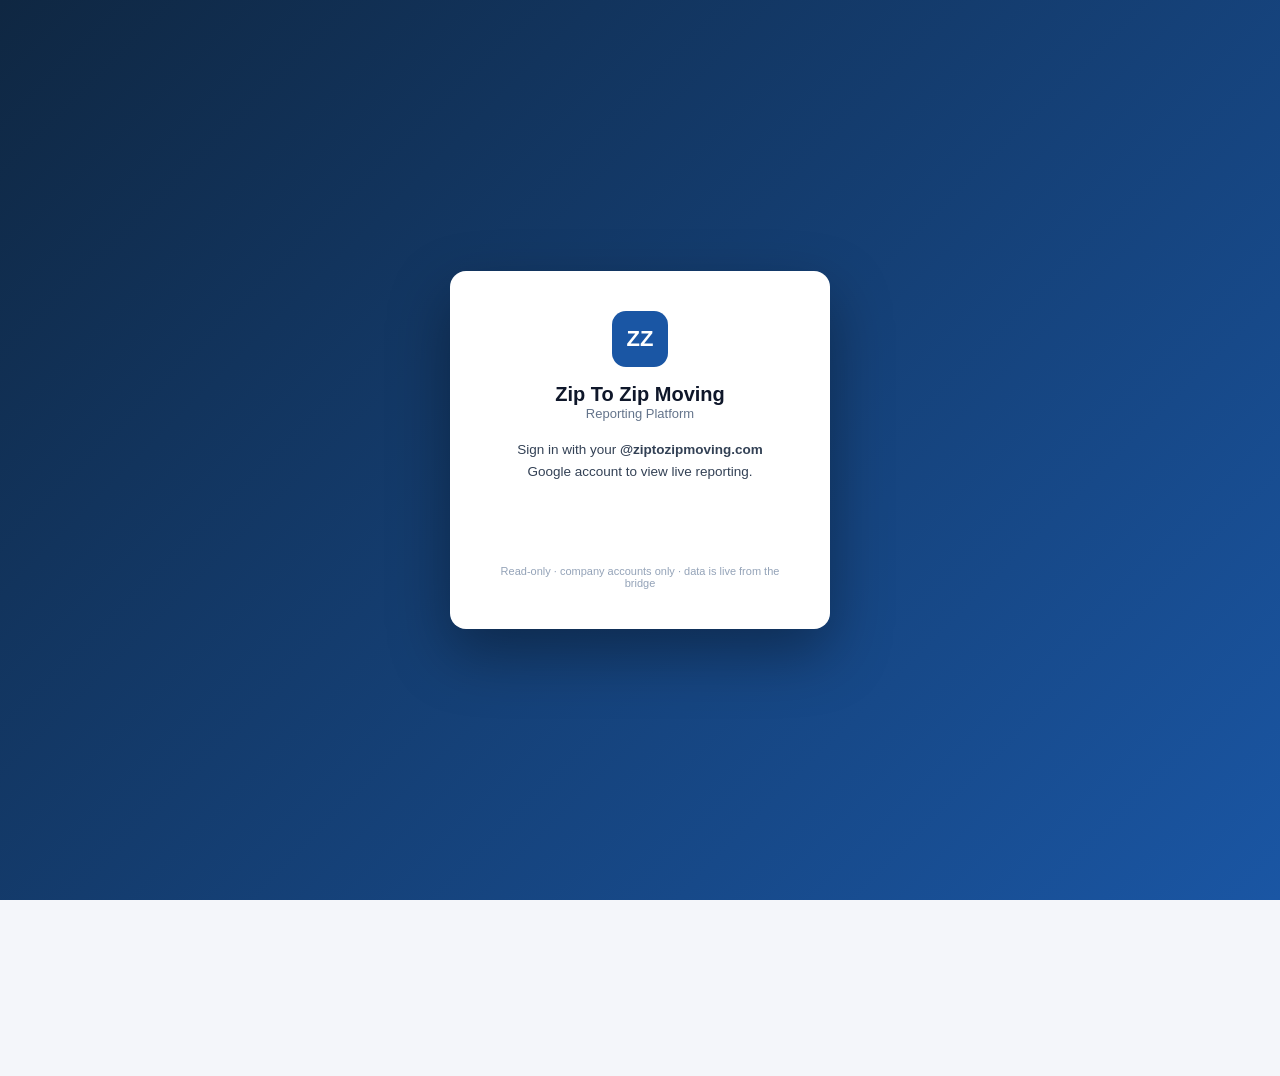
<file: index.html>
<!doctype html>
<html lang="en">
<head>
<meta charset="utf-8"/>
<meta name="viewport" content="width=device-width,initial-scale=1"/>
<title>Zip To Zip Moving — Reporting Platform</title>
<link rel="icon" href="data:image/svg+xml,%3Csvg xmlns='http://www.w3.org/2000/svg' viewBox='0 0 32 32'%3E%3Crect width='32' height='32' rx='6' fill='%231a56a4'/%3E%3Ctext x='16' y='22' font-size='15' font-family='Arial,sans-serif' font-weight='bold' fill='white' text-anchor='middle'%3EZZ%3C/text%3E%3C/svg%3E"/>
<link rel="stylesheet" href="assets/theme.css"/>
</head>
<body>
<div class="app">
  <aside class="sidebar">
    <div class="brand">
      <div class="logo">
        <div class="mark">ZZ</div>
        <div>
          <div class="name" id="bName">Zip To Zip Moving</div>
          <div class="product" id="bProduct">Reporting Platform</div>
        </div>
      </div>
    </div>
    <nav class="nav" id="nav"></nav>
    <div class="sidebar-foot" id="foot"></div>
  </aside>

  <div class="main">
    <header class="topbar">
      <div>
        <div class="tt" id="tt">Executive Overview</div>
        <div class="ts" id="ts"></div>
      </div>
      <div class="spacer"></div>
      <span id="livectl"></span>
      <span id="badge"></span>
    </header>
    <div id="filterbar"></div>
    <div class="content" id="content">
      <section class="view active" id="view-overview"></section>
      <section class="view" id="view-operations"></section>
      <section class="view" id="view-sources"></section>
    </div>
  </div>
</div>

<!-- ===== Data layer (generated / connected) ===== -->
<script src="data/sources.js"></script>
<script src="data/summary.js"></script>
<script src="data/bookings.js"></script>
<!-- ===== Configuration registry ===== -->
<script src="assets/config.js"></script>
<!-- ===== Live data layer (Google OAuth — active when published to https) ===== -->
<script src="https://accounts.google.com/gsi/client" async defer></script>
<!-- ===== Live BRIDGE: company sign-in gate + read-only data client ===== -->
<script src="assets/bridge.js"></script>
<script src="assets/live-config.js"></script>
<script src="assets/live-data.js"></script>
<!-- ===== Shell ===== -->
<script>
(function(){
  "use strict";
  var CFG=window.ZTZ_CONFIG, D=window.ZTZ_DATA||{};
  var B=D.bookings||[], M=D.bookingsMeta||{}, S=D.summary||{}, SRC=D.sources||[];
  var $=function(s,r){return (r||document).querySelector(s)};
  var el=function(t,c,h){var e=document.createElement(t);if(c)e.className=c;if(h!=null)e.innerHTML=h;return e};
  var nf=new Intl.NumberFormat('en-US');
  function num(n){return nf.format(Math.round(n||0))}
  function money(n){return '$'+nf.format(Math.round(n||0))}
  function moneyK(n){n=n||0;return n>=1000?'$'+(n/1000).toFixed(n>=100000?0:1)+'K':'$'+Math.round(n)}
  function pct(n){return (Math.round((n||0)*10)/10)+'%'}
  function cap(s){return (s||'').charAt(0).toUpperCase()+(s||'').slice(1)}
  function store(k,v){try{if(v===undefined)return localStorage.getItem('ztz_'+k);localStorage.setItem('ztz_'+k,v)}catch(e){return null}}

  /* ---------- chart helpers ---------- */
  function bars(items,opts){opts=opts||{};var max=Math.max.apply(null,items.map(function(x){return x[1]}).concat([1]));
    var cls=opts.cls||'';var fmt=opts.fmt||num;
    return '<div class="bars">'+items.map(function(x){
      var w=Math.max(2,Math.round(100*x[1]/max));
      return '<div class="bar '+cls+'"><div class="bn" title="'+x[0]+'">'+x[0]+'</div>'+
        '<div class="bt"><div class="bf" style="width:'+w+'%"></div></div>'+
        '<div class="bv">'+fmt(x[1])+'</div></div>';
    }).join('')+'</div>';}

  function colChart(byDay,key,color){
    var days=Object.keys(byDay);var vals=days.map(function(d){return byDay[d][key]||0});
    var max=Math.max.apply(null,vals.concat([1]));
    var W=Math.max(420,days.length*64),H=150,pad=24,bw=Math.min(40,(W-pad*2)/days.length-12);
    var x0=pad,gap=(W-pad*2)/days.length;
    var bars=days.map(function(d,i){
      var v=byDay[d][key]||0;var h=Math.round((H-pad-18)*v/max);
      var x=x0+i*gap+(gap-bw)/2;var y=H-18-h;
      var lab=d.slice(5);
      return '<g><rect x="'+x+'" y="'+y+'" width="'+bw+'" height="'+h+'" rx="4" fill="'+color+'"></rect>'+
        '<text x="'+(x+bw/2)+'" y="'+(H-5)+'" text-anchor="middle" font-size="10" fill="#64748b">'+lab+'</text>'+
        '<text x="'+(x+bw/2)+'" y="'+(y-4)+'" text-anchor="middle" font-size="9.5" fill="#0f172a" font-weight="600">'+(key==='cash'?moneyK(v):num(v))+'</text></g>';
    }).join('');
    return '<svg viewBox="0 0 '+W+' '+H+'" width="100%" height="'+H+'" preserveAspectRatio="xMinYMid meet">'+bars+'</svg>';
  }

  function donut(items,colors){
    var total=items.reduce(function(a,x){return a+x[1]},0)||1;var off=0,R=52,C=2*Math.PI*R;
    var segs=items.map(function(x,i){
      var frac=x[1]/total;var dash=frac*C;
      var s='<circle r="'+R+'" cx="70" cy="70" fill="none" stroke="'+colors[i%colors.length]+'" stroke-width="20" '+
        'stroke-dasharray="'+dash+' '+(C-dash)+'" stroke-dashoffset="'+(-off)+'" transform="rotate(-90 70 70)"></circle>';
      off+=dash;return s;}).join('');
    var leg='<div class="legend">'+items.map(function(x,i){
      return '<div class="li"><span class="sw" style="background:'+colors[i%colors.length]+'"></span>'+
        '<span class="ln">'+x[0]+'</span><span class="lv">'+num(x[1])+' · '+pct(100*x[1]/total)+'</span></div>';
    }).join('')+'</div>';
    return '<div style="display:flex;gap:18px;align-items:center;flex-wrap:wrap">'+
      '<svg viewBox="0 0 140 140" width="140" height="140">'+segs+
      '<text x="70" y="66" text-anchor="middle" font-size="22" font-weight="700" fill="#0f172a">'+num(total)+'</text>'+
      '<text x="70" y="84" text-anchor="middle" font-size="10" fill="#64748b">jobs</text></svg>'+
      '<div style="flex:1;min-width:180px">'+leg+'</div></div>';
  }
  var PAL=['#1a56a4','#16a34a','#d97706','#7c3aed','#0891b2','#db2777','#dc2626','#65a30d','#0ea5e9','#9333ea','#475569','#f59e0b'];

  /* ---------- KPI helpers ---------- */
  function kpi(label,val,sub,cls){return '<div class="kpi '+(cls||'')+'"><div class="kl">'+label+'</div>'+
    '<div class="kv">'+val+'</div>'+(sub?'<div class="ks">'+sub+'</div>':'')+'</div>';}
  function secH(t,sub){return '<div class="sec-h"><h2>'+t+'</h2>'+(sub?'<span class="sub">'+sub+'</span>':'')+'<span class="ln"></span></div>';}
  function linkTo(id,txt){return '<button class="linkbtn" data-go="'+id+'">'+(txt||'Open')+' →</button>';}

  /* ====================================================================
     EXECUTIVE OVERVIEW
     ==================================================================== */
  function renderOverview(){
    var v=$('#view-overview');
    var topSrc=Object.keys(M.by_source||{}).slice(0,7).map(function(k){return [k,M.by_source[k]]});
    var leadsTotal=(S.leads&&S.leads.total_leads)||0;
    var q=S.quality||{},c=S.calls||{},co=S.comms||{},le=S.leads||{};
    var html='';
    // Live booked-jobs band
    html+=secH('Live — Booked Jobs','from Booked Jobs calendar + #booking (Slack) · move dates '+(M.window_start||'')+' → '+(M.window_end||''));
    html+='<div class="kpis">'+
      kpi('Booked Jobs',num(M.jobs),'in current window','k-teal')+
      kpi('Pipeline Revenue',moneyK(M.cash_total),'cash · '+moneyK(M.card_total)+' card','k-green')+
      kpi('Total Volume',num(M.cf_total)+' CF','avg '+num(M.avg_cf)+' CF / job','')+
      kpi('Today',num(M.today_jobs)+' jobs',moneyK(M.today_cash)+' · '+num(M.today_cf)+' CF','k-purple')+
      '</div>';
    html+='<div class="grid g-12" style="margin-top:16px">'+
      '<div class="card"><div class="card-h"><h3>Booked revenue by day (cash)</h3>'+linkTo('operations','Operations')+'</div>'+
        colChart(M.by_day||{},'cash','#16a34a')+'</div>'+
      '<div class="card"><h3>Booked jobs by source</h3><p class="hint">where confirmed business comes from</p>'+
        bars(topSrc,{cls:'alt'})+'</div>'+
      '</div>';
    // Sales & leads snapshot
    html+=secH('Sales & Leads','snapshot from analytical modules');
    html+='<div class="kpis">'+
      kpi('Total Leads',num(leadsTotal),le.leads_window||'','')+
      kpi('CRM Records',num(le.crm_records),le.crm_window||'','')+
      kpi('Calls Handled',num(c.total),pct(c.connect_rate_pct)+' connected · '+c.window,'k-teal')+
      kpi('Bad-Lead Share',pct(q.bad_share_pct),num(q.bad_leads)+' bad leads · '+q.bad_window,'k-amber')+
      '</div>';
    html+='<div class="grid g-2" style="margin-top:16px">'+
      '<div class="card"><div class="card-h"><h3>Why leads go bad</h3>'+linkTo('bad-leads','Bad-Lead Intel')+'</div>'+
        bars(Object.keys(q.reasons||{}).map(function(k){return [k,q.reasons[k]]}),{cls:'warn'})+'</div>'+
      '<div class="card"><div class="card-h"><h3>Communication coverage</h3>'+linkTo('communication','Communication')+'</div>'+
        '<div class="kpis" style="grid-template-columns:repeat(2,1fr);gap:10px">'+
          kpi('Never Emailed',num(co.never_emailed),'of '+num(co.crm_records)+' records','k-red')+
          kpi('Avg Response',co.avg_response_h+'h','first outbound reply','')+
          kpi('Confirmed at Risk',num(co.confirmed_at_risk),'no reply on booking','k-amber')+
          kpi('Quotes — No Follow-Up',num(co.quotes_no_followup),'open revenue at risk','k-amber')+
        '</div></div>'+
      '</div>';
    html+='<div class="note" style="margin-top:18px">Booked-jobs metrics are <b>live</b> from the calendar and refresh automatically. '+
      'The headline lead, call and quality figures shown here are the last published snapshot; the modules themselves '+
      '(Lead Distribution, MVD Analysis, Bad-Lead Intelligence) now read <b>live</b> from the bridge — open one for the current, filterable view.</div>';
    v.innerHTML=html;
  }

  /* ====================================================================
     OPERATIONS · BOOKED JOBS  (live, filterable)
     ==================================================================== */
  var opsState={rep:store('ops_rep')||'All',source:store('ops_source')||'All',day:'All'};
  function opsReps(){var s={};B.forEach(function(r){s[r.rep]=1});return Object.keys(s).sort();}
  function opsSources(){var s={};B.forEach(function(r){s[r.source]=1});return Object.keys(s).sort();}
  function opsDays(){return Object.keys(M.by_day||{});}
  function opsFiltered(){return B.filter(function(r){
    return (opsState.rep==='All'||r.rep===opsState.rep)&&
           (opsState.source==='All'||r.source===opsState.source)&&
           (opsState.day==='All'||r.date===opsState.day);});}

  function renderOpsFilterbar(){
    var fb=$('#filterbar');
    function opt(arr,sel){return ['All'].concat(arr).map(function(o){return '<option'+(o===sel?' selected':'')+'>'+o+'</option>'}).join('')}
    fb.innerHTML='<span class="fl">Filter</span>'+
      '<select class="ctrl" id="opsRep"><option value="All">All reps</option>'+opsReps().map(function(o){return '<option'+(o===opsState.rep?' selected':'')+'>'+o+'</option>'}).join('')+'</select>'+
      '<select class="ctrl" id="opsSource"><option value="All">All sources</option>'+opsSources().map(function(o){return '<option'+(o===opsState.source?' selected':'')+'>'+o+'</option>'}).join('')+'</select>'+
      '<select class="ctrl" id="opsDay"><option value="All">All days</option>'+opsDays().map(function(o){return '<option'+(o===opsState.day?' selected':'')+'>'+o+'</option>'}).join('')+'</select>'+
      '<button class="chip ghost" id="opsReset">Reset</button>'+
      '<span class="spacer" style="flex:1"></span>'+
      '<span class="src-tag">🔌 Booked Jobs calendar + Slack · live</span>';
    $('#opsRep').onchange=function(){opsState.rep=this.value;store('ops_rep',this.value);renderOperations(true)};
    $('#opsSource').onchange=function(){opsState.source=this.value;store('ops_source',this.value);renderOperations(true)};
    $('#opsDay').onchange=function(){opsState.day=this.value;renderOperations(true)};
    $('#opsReset').onclick=function(){opsState={rep:'All',source:'All',day:'All'};store('ops_rep','All');store('ops_source','All');renderOperations(true)};
  }

  function renderOperations(keepBar){
    if(!keepBar) renderOpsFilterbar();
    var rows=opsFiltered();
    var cash=0,card=0,cf=0,inter=0;
    rows.forEach(function(r){cash+=r.cash_total||0;card+=r.card_total||0;cf+=r.cf||0;if(r.interstate)inter++;});
    var n=rows.length||1;
    // group helpers on filtered set
    function grp(key){var m={};rows.forEach(function(r){var k=r[key]||'—';m[k]=(m[k]||0)+1});
      return Object.keys(m).map(function(k){return [k,m[k]]}).sort(function(a,b){return b[1]-a[1]});}
    function grpRev(key){var m={};rows.forEach(function(r){var k=r[key]||'—';m[k]=(m[k]||0)+(r.cash_total||0)});
      return Object.keys(m).map(function(k){return [k,m[k]]}).sort(function(a,b){return b[1]-a[1]});}
    var byDayF={};rows.forEach(function(r){var b=byDayF[r.date]||(byDayF[r.date]={jobs:0,cf:0,cash:0,card:0});b.jobs++;b.cf+=r.cf||0;b.cash+=r.cash_total||0;});

    var v=$('#view-operations');var html='';
    html+='<div class="kpis">'+
      kpi('Jobs',num(rows.length),(opsState.day==='All'?'across '+opsDays().length+' days':opsState.day),'k-teal')+
      kpi('Booked Revenue',moneyK(cash),'cash · '+moneyK(card)+' card','k-green')+
      kpi('Avg Job Value',money(cash/n),'cash basis','')+
      kpi('Volume',num(cf)+' CF','avg '+num(cf/n)+' CF / job','k-purple')+
      kpi('Interstate',pct(100*inter/n),inter+' of '+rows.length+' moves','k-amber')+
      '</div>';
    html+='<div class="grid g-12" style="margin-top:16px">'+
      '<div class="card"><h3>Booked revenue by day (cash)</h3><p class="hint">confirmed move value scheduled per day</p>'+
        colChart(byDayF,'cash','#1a56a4')+'</div>'+
      '<div class="card"><h3>Source mix</h3><p class="hint">filtered booked jobs</p>'+donut(grp('source').slice(0,7),PAL)+'</div>'+
      '</div>';
    html+='<div class="grid g-2" style="margin-top:16px">'+
      '<div class="card"><h3>Top routes</h3><p class="hint">origin → destination state</p>'+bars(grp('route').slice(0,8))+'</div>'+
      '<div class="card"><h3>Revenue by sales rep</h3><p class="hint">cash basis, filtered</p>'+bars(grpRev('rep').slice(0,10),{cls:'alt',fmt:moneyK})+'</div>'+
      '</div>';
    // table
    var trows=rows.slice(0,80).map(function(r){
      var st=(r.status==='confirmed')?'<span class="pill g">confirmed</span>':'<span class="pill">'+(r.status||'—')+'</span>';
      return '<tr><td>'+r.date+(r.time?' <span class="muted">'+r.time+'</span>':'')+'</td>'+
        '<td>'+(r.customer||'—')+'</td>'+
        '<td><span class="pill'+(r.interstate?' a':'')+'">'+r.route+'</span></td>'+
        '<td>'+r.rep+'</td><td>'+r.source+'</td>'+
        '<td class="num">'+(r.cf?num(r.cf):'—')+'</td>'+
        '<td class="num">'+(r.crew?r.crew:'—')+'</td>'+
        '<td class="num">'+(r.cash_total?money(r.cash_total):'—')+'</td>'+
        '<td>'+st+'</td></tr>';
    }).join('');
    html+='<div class="card" style="margin-top:16px"><div class="card-h"><h3>Booked jobs</h3>'+
      '<span class="src-tag">showing '+Math.min(80,rows.length)+' of '+rows.length+'</span></div>'+
      '<div class="tbl-wrap"><table class="tbl"><thead><tr>'+
      '<th>Date</th><th>Customer</th><th>Route</th><th>Sales Rep</th><th>Source</th><th class="num">CF</th><th class="num">Crew</th><th class="num">Cash Total</th><th>Status</th>'+
      '</tr></thead><tbody>'+(trows||'<tr><td colspan="9" class="muted">No jobs match the filters.</td></tr>')+'</tbody></table></div></div>';
    v.innerHTML=html;
  }

  /* ====================================================================
     DATA SOURCES
     ==================================================================== */
  function renderSources(){
    var v=$('#view-sources');
    var pillFor={connected:'<span class="pill g">connected</span>',live:'<span class="pill g">live</span>',available:'<span class="pill a">available</span>'};
    var rows=SRC.map(function(s){
      return '<tr><td><b>'+s.name+'</b></td><td>'+s.type+'</td><td>'+s.system+'</td>'+
        '<td>'+(s.feeds||[]).join(', ')+'</td><td><span class="muted">'+s.grain+'</span></td>'+
        '<td>'+(pillFor[s.status]||s.status)+'</td></tr>';
    }).join('');
    v.innerHTML=secH('Connected Data Sources','everything feeding the platform')+
      '<div class="card"><div class="tbl-wrap"><table class="tbl"><thead><tr>'+
      '<th>Source</th><th>Type</th><th>System</th><th>Feeds</th><th>Grain</th><th>Status</th></tr></thead><tbody>'+
      rows+'</tbody></table></div></div>'+
      '<div class="grid g-2" style="margin-top:16px">'+
      '<div class="card"><h3>How data flows</h3><p class="hint">live bridge → in-browser transforms → reports</p>'+
        '<div class="bars">'+
        '<div class="bar"><div class="bn">Live bridge API</div><div class="bt"><div class="bf" style="width:90%"></div></div><div class="bv">5</div></div>'+
        '<div class="bar alt"><div class="bn">Google Calendar</div><div class="bt"><div class="bf" style="width:20%"></div></div><div class="bv">1</div></div>'+
        '<div class="bar"><div class="bn">Google Sheet (email)</div><div class="bt"><div class="bf" style="width:20%"></div></div><div class="bv">1</div></div>'+
        '</div>'+
        '<p class="note" style="margin-top:14px">Moveboard, RingCentral (calls/SMS), Hatch &amp; Angi are read <b>live</b> from the centralized bridge API — '+
        'a read-only, company-sign-in-gated endpoint that refreshes ~every 6&nbsp;hours — and transformed in the browser by '+
        '<code>assets/ztz-transforms.js</code>. No spreadsheet copies to re-publish; nothing is cached. '+
        'Booked Jobs is live from Calendar; the Email Tracker remains a Google Sheet.</p></div>'+
      '<div class="card"><h3>Add a new source or report</h3>'+
        '<p class="hint">the platform is built to grow</p>'+
        '<ol class="small" style="color:#475569;line-height:1.7;padding-left:18px;margin:0">'+
        '<li>Add the source to <code>data/sources.js</code>.</li>'+
        '<li>Drop its data into <code>data/&lt;name&gt;.js</code> (or a new <code>modules/&lt;name&gt;.html</code>).</li>'+
        '<li>Register one entry in <code>assets/config.js</code>.</li>'+
        '<li>It appears in the sidebar automatically — no shell changes.</li></ol></div>'+
      '</div>';
  }

  /* ====================================================================
     NAV + ROUTING
     ==================================================================== */
  var iframeViews={};
  var currentId='overview';
  function buildNav(){
    $('#bName').textContent=CFG.brand.name; $('#bProduct').textContent=CFG.brand.product;
    var nav=$('#nav');var groups=[];var seen={};
    CFG.sections.forEach(function(s){if(!seen[s.group]){seen[s.group]=1;groups.push(s.group)}});
    groups.forEach(function(g){
      nav.appendChild(el('div','nav-group',g));
      CFG.sections.filter(function(s){return s.group===g}).forEach(function(s){
        var item=el('div','nav-item');item.dataset.id=s.id;
        item.innerHTML='<span class="ic">'+s.icon+'</span><span class="lbl">'+s.title+'</span>'+(s.live?'<span class="dot" title="live"></span>':'');
        item.onclick=function(){go(s.id)};
        nav.appendChild(item);
        // pre-create iframe containers (lazy src)
        if(s.type==='iframe'){
          var fv=el('div','viewframe');fv.id='frame-'+s.id;
          var ifr=document.createElement('iframe');ifr.dataset.src=s.file;ifr.loading='lazy';ifr.title=s.title;
          fv.appendChild(ifr);$('#content').appendChild(fv);iframeViews[s.id]={wrap:fv,ifr:ifr,loaded:false};
        }
      });
    });
    $('#foot').innerHTML='<div class="rf">Booked-jobs data</div><b>'+( (M.generated||'').replace('T',' ').slice(0,16) )+'</b>';
  }

  function setBadge(s){
    var b=$('#badge');
    if(s.live){b.className='badge live';b.innerHTML='<span class="pulse"></span> Live';}
    else if(s.type==='iframe'){b.className='badge snap';b.innerHTML='Module · '+(s.source||'snapshot');}
    else{b.className='badge snap';b.innerHTML='Snapshot + live';}
  }

  function go(id){
    var s=null;CFG.sections.forEach(function(x){if(x.id===id)s=x});if(!s){id=CFG.sections[0].id;s=CFG.sections[0];}
    currentId=id;
    // nav active
    Array.prototype.forEach.call(document.querySelectorAll('.nav-item'),function(n){n.classList.toggle('active',n.dataset.id===id)});
    // hide all views
    Array.prototype.forEach.call(document.querySelectorAll('.view'),function(x){x.classList.remove('active')});
    Array.prototype.forEach.call(document.querySelectorAll('.viewframe'),function(x){x.classList.remove('active')});
    // filter bar only for operations
    $('#filterbar').style.display=(id==='operations')?'flex':'none';
    // topbar
    $('#tt').textContent=s.title; $('#ts').textContent=s.desc||''; setBadge(s);
    // route
    if(s.type==='native'){
      var nv=$('#view-'+id); if(nv){nv.classList.add('active');}
      if(id==='overview')renderOverview();
      else if(id==='operations')renderOperations(false);
      else if(id==='sources')renderSources();
    } else {
      var iv=iframeViews[id];
      if(iv){ if(!iv.loaded){iv.ifr.src=iv.ifr.dataset.src;iv.loaded=true;} iv.wrap.classList.add('active'); }
    }
    if(location.hash!=='#'+id){history.replaceState(null,'','#'+id);}
    document.title='ZTZ · '+s.title;
  }

  // delegate link buttons inside native views
  document.addEventListener('click',function(e){var t=e.target.closest('[data-go]');if(t){go(t.getAttribute('data-go'));}});

  // Hooks for the live-data layer (OAuth). It swaps in fresh bookings then asks the
  // shell to re-render whatever view is open. Falls back silently to the snapshot.
  window.ZTZ_SHELL={
    setBookings:function(rows,meta){ if(rows&&rows.length){B=rows;M=meta;D.bookings=rows;D.bookingsMeta=meta;} },
    rerender:function(){ if(currentId==='overview')renderOverview(); else if(currentId==='operations')renderOperations(false);
      $('#foot').innerHTML='<div class="rf">Booked-jobs data</div><b>'+((M.generated||'').replace('T',' ').slice(0,16))+'</b>'; },
    current:function(){return currentId;}
  };

  // init
  buildNav();
  var start=(location.hash||'').replace('#','');
  go(start|| 'overview');
  window.addEventListener('hashchange',function(){var id=(location.hash||'').replace('#','');if(id)go(id);});
  if(window.ZTZ_LIVE&&window.ZTZ_LIVE.init){try{window.ZTZ_LIVE.init();}catch(e){}}
})();
</script>
</body>
</html>
</file>
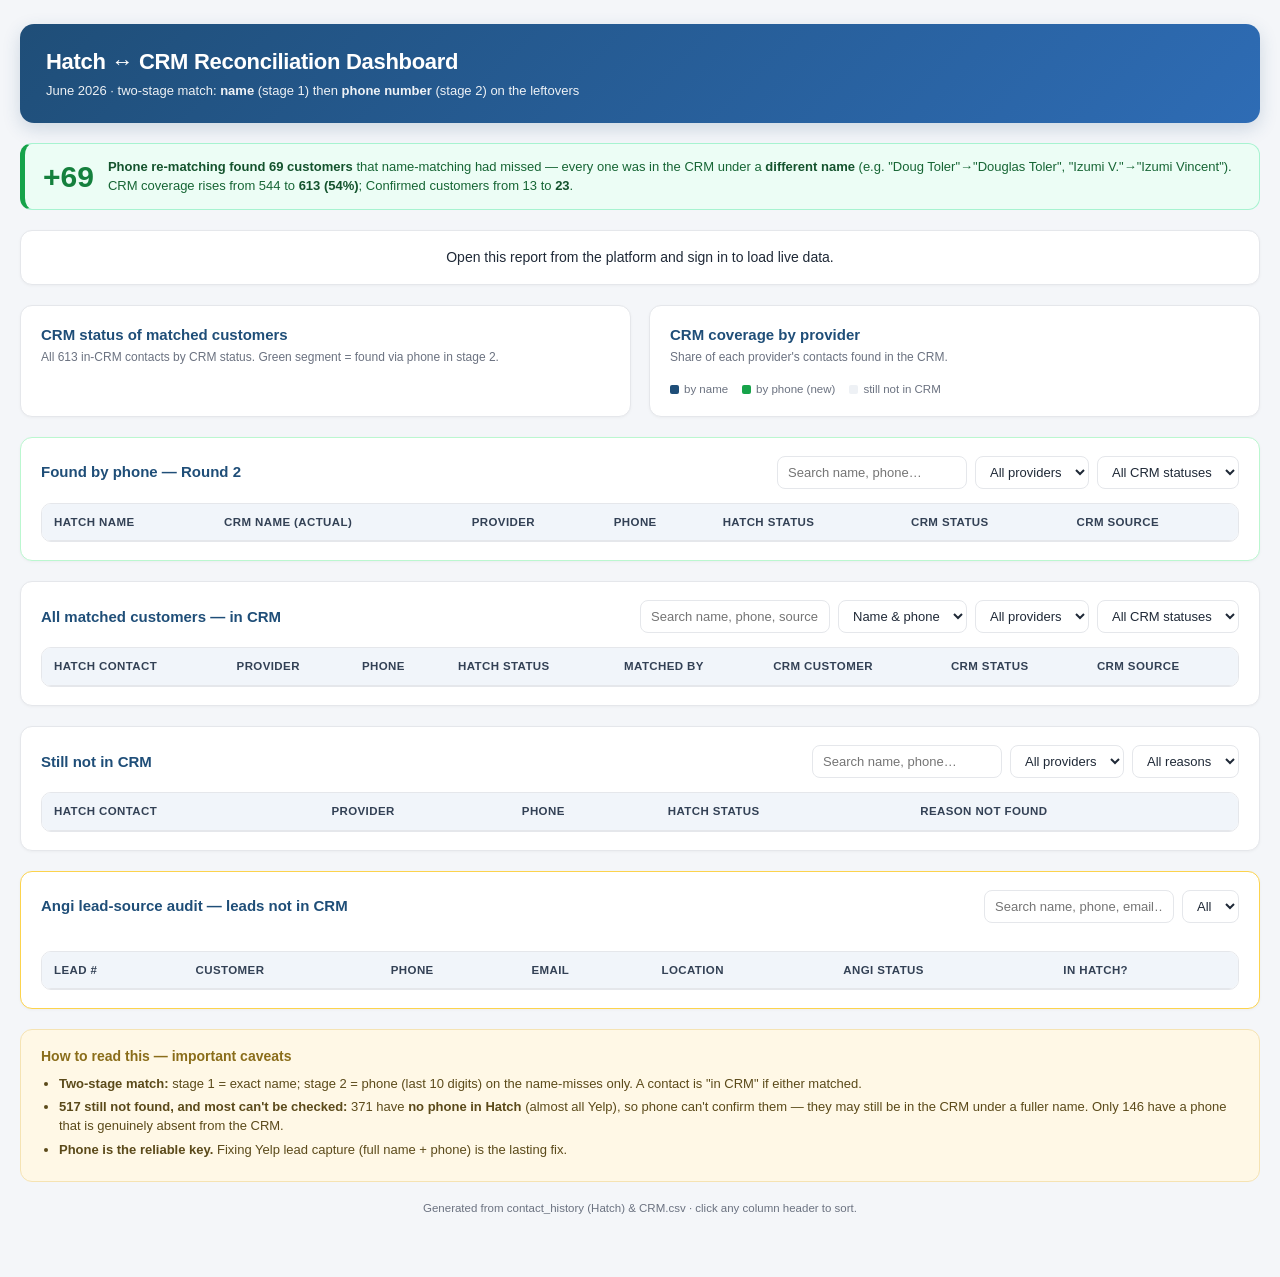
<file: modules/hatch-crm.html>
<!DOCTYPE html>
<html lang="en"><head><meta charset="utf-8"><meta name="viewport" content="width=device-width, initial-scale=1">
<title>Hatch &harr; CRM Dashboard — June 2026</title>
<style>
*{box-sizing:border-box;margin:0;padding:0}
:root{--navy:#1f4e78;--blue:#2e6cb5;--green:#16a34a;--ink:#1f2937;--mut:#6b7280;--line:#e5e7eb;--bg:#f4f6f9;--card:#fff}
body{font-family:-apple-system,BlinkMacSystemFont,"Segoe UI",Roboto,Arial,sans-serif;background:var(--bg);color:var(--ink);font-size:14px;line-height:1.45}
.wrap{max-width:1280px;margin:0 auto;padding:24px 20px 60px}
header{background:linear-gradient(135deg,#1f4e78,#2e6cb5);color:#fff;border-radius:14px;padding:22px 26px;margin-bottom:20px;box-shadow:0 6px 18px rgba(31,78,120,.18)}
header h1{font-size:22px;font-weight:700;letter-spacing:-.3px}
header p{opacity:.92;margin-top:4px;font-size:13px}
.kpis{display:grid;grid-template-columns:repeat(5,1fr);gap:14px;margin-bottom:20px}
.kpi{background:var(--card);border:1px solid var(--line);border-radius:12px;padding:16px 18px;box-shadow:0 1px 3px rgba(0,0,0,.04)}
.kpi.hl{border:1px solid #bbf7d0;background:#f0fdf4}
.kpi .lab{color:var(--mut);font-size:11px;text-transform:uppercase;letter-spacing:.6px;font-weight:600}
.kpi.hl .lab{color:#15803d}
.kpi .val{font-size:28px;font-weight:700;color:var(--navy);margin-top:6px;line-height:1}
.kpi.hl .val{color:#15803d}
.kpi .sub{color:var(--mut);font-size:11px;margin-top:4px}
.banner{display:flex;align-items:center;gap:14px;background:#ecfdf5;border:1px solid #a7f3d0;border-left:5px solid #16a34a;border-radius:12px;padding:14px 18px;margin-bottom:20px}
.banner .big{font-size:30px;font-weight:800;color:#15803d;line-height:1}
.banner .txt{font-size:13px;color:#166534}
.banner .txt b{color:#14532d}
.grid2{display:grid;grid-template-columns:1fr 1fr;gap:18px;margin-bottom:20px}
.card{background:var(--card);border:1px solid var(--line);border-radius:12px;padding:18px 20px;box-shadow:0 1px 3px rgba(0,0,0,.04)}
.card h2{font-size:15px;color:var(--navy);margin-bottom:4px}
.card .hint{color:var(--mut);font-size:12px;margin-bottom:14px}
.bar-row{display:grid;grid-template-columns:128px 1fr 96px;align-items:center;gap:10px;margin:7px 0}
.bar-row .nm{font-size:12.5px;color:#374151;display:flex;align-items:center;gap:7px}
.track{background:#eef1f5;border-radius:6px;height:18px;overflow:hidden;display:flex}
.fill{height:100%}
.bar-row .ct{font-size:12px;color:var(--mut);text-align:right;font-variant-numeric:tabular-nums}
.dot{width:9px;height:9px;border-radius:2px;display:inline-block;flex:none}
.legend{font-size:11.5px;color:#6b7280;margin-top:10px;display:flex;gap:14px;flex-wrap:wrap}
.legend span{display:flex;align-items:center;gap:5px}
section.tbl{background:var(--card);border:1px solid var(--line);border-radius:12px;padding:18px 20px;margin-bottom:20px;box-shadow:0 1px 3px rgba(0,0,0,.04)}
section.tbl.r2{border:1px solid #bbf7d0}
section.tbl .head{display:flex;flex-wrap:wrap;align-items:center;justify-content:space-between;gap:12px;margin-bottom:14px}
section.tbl h2{font-size:15px;color:var(--navy)}
section.tbl h2 span{color:var(--mut);font-weight:500;font-size:12.5px;margin-left:8px}
.tools{display:flex;flex-wrap:wrap;gap:8px}
.tools input,.tools select{font-size:13px;padding:7px 10px;border:1px solid var(--line);border-radius:8px;background:#fff;color:var(--ink)}
.tools input{min-width:170px}
.tbl-scroll{max-height:430px;overflow:auto;border:1px solid var(--line);border-radius:10px}
table{width:100%;border-collapse:collapse}
thead th{position:sticky;top:0;background:#f1f5fa;color:#334155;text-align:left;font-size:11.5px;text-transform:uppercase;letter-spacing:.4px;padding:10px 12px;border-bottom:1px solid var(--line);cursor:pointer;white-space:nowrap;z-index:1}
thead th:hover{background:#e6eef7}
tbody td{padding:9px 12px;border-bottom:1px solid #f1f2f4;font-size:13px;white-space:nowrap}
tbody tr:nth-child(even){background:#fafbfc}
tbody tr:hover{background:#eef5fc}
.badge{display:inline-block;padding:2px 9px;border-radius:999px;font-size:11.5px;font-weight:600;white-space:nowrap}
.b-Confirmed{background:#dcfce7;color:#15803d}.b-Pending{background:#dbeafe;color:#1d4ed8}
.b-NotConfirmed{background:#fef3c7;color:#b45309}.b-DatePending{background:#dbeafe;color:#1d4ed8}
.b-Wearenotavailable{background:#ede9fe;color:#6d28d9}.b-Archive{background:#e2e8f0;color:#475569}
.b-Expired{background:#e7e5e4;color:#57534e}.b-DeadLead{background:#fee2e2;color:#b91c1c}
.b-replied{background:#dcfce7;color:#15803d}.b-noreply{background:#eceff3;color:#64748b}.b-inprogress{background:#dbeafe;color:#1d4ed8}
.m-Name{background:#eceff3;color:#475569}.m-Phone{background:#dcfce7;color:#15803d}
.arrow{color:#9aa3af;margin:0 4px}
.diffName{color:#b45309;font-weight:600}
.prov{font-size:11px;color:#475569;background:#eef2f7;border-radius:5px;padding:1px 7px}
.muted{color:#9aa3af}
.note{background:#fff8e6;border:1px solid #f5e3b3;border-radius:12px;padding:16px 20px;font-size:13px;color:#5b4a1a}
.note h2{color:#8a6d1a;font-size:14px;margin-bottom:8px}.note ul{margin-left:18px}.note li{margin:5px 0}
.foot{color:var(--mut);font-size:11.5px;text-align:center;margin-top:18px}
@media(max-width:900px){.kpis{grid-template-columns:repeat(2,1fr)}.grid2{grid-template-columns:1fr}}
</style></head><body><div class="wrap">
<header><h1>Hatch &harr; CRM Reconciliation Dashboard</h1>
<p>June 2026 &middot; two-stage match: <b>name</b> (stage 1) then <b>phone number</b> (stage 2) on the leftovers</p></header>

<div class="banner"><div class="big">+69</div><div class="txt">
<b>Phone re-matching found 69 customers</b> that name-matching had missed &mdash; every one was in the CRM under a <b>different name</b> (e.g. "Doug Toler"&rarr;"Douglas Toler", "Izumi V."&rarr;"Izumi Vincent"). CRM coverage rises from 544 to <b>613 (54%)</b>; Confirmed customers from 13 to <b>23</b>.</div></div>

<div class="kpis" id="kpis"></div>

<div class="grid2">
  <div class="card"><h2>CRM status of matched customers</h2>
    <div class="hint">All 613 in-CRM contacts by CRM status. Green segment = found via phone in stage 2.</div>
    <div id="crmbars"></div></div>
  <div class="card"><h2>CRM coverage by provider</h2>
    <div class="hint">Share of each provider's contacts found in the CRM.</div>
    <div id="provbars"></div>
    <div class="legend"><span><span class="dot" style="background:#1f4e78"></span>by name</span><span><span class="dot" style="background:#16a34a"></span>by phone (new)</span><span><span class="dot" style="background:#eef1f5"></span>still not in CRM</span></div></div>
</div>

<section class="tbl r2"><div class="head">
  <h2>Found by phone — Round 2 <span id="fcount"></span></h2>
  <div class="tools"><input id="fsearch" placeholder="Search name, phone…"><select id="fprov"><option value="">All providers</option></select><select id="fstat"><option value="">All CRM statuses</option></select></div></div>
  <div class="tbl-scroll"><table id="ftable"><thead><tr>
    <th data-k="name">Hatch Name</th><th data-k="crmName">CRM Name (actual)</th><th data-k="prov">Provider</th>
    <th data-k="phone">Phone</th><th data-k="hatch">Hatch Status</th><th data-k="crm">CRM Status</th><th data-k="src">CRM Source</th>
  </tr></thead><tbody></tbody></table></div></section>

<section class="tbl"><div class="head">
  <h2>All matched customers — in CRM <span id="mcount"></span></h2>
  <div class="tools"><input id="msearch" placeholder="Search name, phone, source…"><select id="mby"><option value="">Name &amp; phone</option><option value="Name">By name</option><option value="Phone">By phone</option></select><select id="mprov"><option value="">All providers</option></select><select id="mstat"><option value="">All CRM statuses</option></select></div></div>
  <div class="tbl-scroll"><table id="mtable"><thead><tr>
    <th data-k="name">Hatch Contact</th><th data-k="prov">Provider</th><th data-k="phone">Phone</th><th data-k="hatch">Hatch Status</th>
    <th data-k="by">Matched By</th><th data-k="crmName">CRM Customer</th><th data-k="crm">CRM Status</th><th data-k="src">CRM Source</th>
  </tr></thead><tbody></tbody></table></div></section>

<section class="tbl"><div class="head">
  <h2>Still not in CRM <span id="scount"></span></h2>
  <div class="tools"><input id="ssearch" placeholder="Search name, phone…"><select id="sprov"><option value="">All providers</option></select><select id="sreason"><option value="">All reasons</option></select></div></div>
  <div class="tbl-scroll"><table id="stable"><thead><tr>
    <th data-k="name">Hatch Contact</th><th data-k="prov">Provider</th><th data-k="phone">Phone</th><th data-k="hatch">Hatch Status</th><th data-k="reason">Reason not found</th>
  </tr></thead><tbody></tbody></table></div></section>

<section class="tbl" style="border:1px solid #fcd34d">
  <div class="head"><h2>Angi lead-source audit &mdash; leads not in CRM <span id="acount"></span></h2>
  <div class="tools"><input id="asearch" placeholder="Search name, phone, email…"><select id="ahatch"><option value="">All</option></select></div></div>
  <div id="angistats" style="display:flex;flex-wrap:wrap;gap:10px;margin-bottom:14px"></div>
  <div class="tbl-scroll"><table id="atable"><thead><tr>
    <th data-k="lead">Lead #</th><th data-k="name">Customer</th><th data-k="phone">Phone</th>
    <th data-k="email">Email</th><th data-k="loc">Location</th><th data-k="status">Angi Status</th><th data-k="hatch">In Hatch?</th>
  </tr></thead><tbody></tbody></table></div></section>

<div class="note">
<h2>How to read this &mdash; important caveats</h2><ul>
<li><b>Two-stage match:</b> stage 1 = exact name; stage 2 = phone (last 10 digits) on the name-misses only. A contact is "in CRM" if either matched.</li>
<li><b>517 still not found, and most can't be checked:</b> 371 have <b>no phone in Hatch</b> (almost all Yelp), so phone can't confirm them &mdash; they may still be in the CRM under a fuller name. Only 146 have a phone that is genuinely absent from the CRM.</li>
<li><b>Phone is the reliable key.</b> Fixing Yelp lead capture (full name + phone) is the lasting fix.</li>
</ul></div>
<div class="foot">Generated from contact_history (Hatch) &amp; CRM.csv &middot; click any column header to sort.</div>
</div>
<script src="../assets/ztz-transforms.js"></script>
<script>
let DATA = {matched:[],found:[],still:[],provider:[],crmbd:[],reasons:[],confirmed:0,angi:{total:0,in_crm:0,not_in_crm:0,in_hatch_of_notin:0,neither:0,rows:[]}}; /* live: built from bridge hatch + moveboard + angi_leads */
const CRM_COLORS={'Confirmed':'#22c55e','Pending':'#3b82f6','Not Confirmed':'#f59e0b','Date Pending':'#60a5fa','We are not available':'#8b5cf6','Archive':'#94a3b8','Expired':'#a8a29e','Dead Lead':'#ef4444'};
const cls=s=>'b-'+s.replace(/[^A-Za-z]/g,'');
const esc=s=>(s==null?'':String(s)).replace(/[&<>"]/g,c=>({'&':'&amp;','<':'&lt;','>':'&gt;','"':'&quot;'}[c]));
function renderAll(){
const tot=DATA.matched.length+DATA.still.length;
const inc=DATA.matched.length, byphone=DATA.found.length, byname=inc-byphone;
const kpis=[
 {l:'Hatch contacts',v:tot.toLocaleString(),s:'4 providers'},
 {l:'In CRM (total)',v:inc.toLocaleString(),s:(inc/tot*100).toFixed(0)+'% of contacts'},
 {l:'Found by phone',v:'+'+byphone,s:'new this round',hl:1},
 {l:'Still not in CRM',v:DATA.still.length.toLocaleString(),s:(DATA.still.length/tot*100).toFixed(0)+'% of contacts'},
 {l:'Confirmed',v:DATA.confirmed,s:'was 13 (name only)'},
];
document.getElementById('kpis').innerHTML=kpis.map(k=>`<div class="kpi ${k.hl?'hl':''}"><div class="lab">${k.l}</div><div class="val">${k.v}</div><div class="sub">${k.s}</div></div>`).join('');

(function(){const max=Math.max(...DATA.crmbd.map(x=>x.v));
 document.getElementById('crmbars').innerHTML=DATA.crmbd.map(x=>{
  const w=(x.v/max*100).toFixed(1),phw=x.v?(x.ph/x.v*100*w/100).toFixed(1):0,pct=(x.v/inc*100).toFixed(1);
  return `<div class="bar-row"><div class="nm"><span class="dot" style="background:${CRM_COLORS[x.k]||'#999'}"></span>${x.k}</div>
  <div class="track"><div class="fill" style="width:${w-phw}%;background:${CRM_COLORS[x.k]||'#999'};opacity:.55"></div><div class="fill" style="width:${phw}%;background:#16a34a"></div></div>
  <div class="ct">${x.v} &middot; ${pct}%${x.ph?` <span style="color:#16a34a">(+${x.ph})</span>`:''}</div></div>`;}).join('');})();

(function(){document.getElementById('provbars').innerHTML=DATA.provider.map(p=>{
  const wn=(p.byname/p.contacts*100).toFixed(1),wp=(p.byphone/p.contacts*100).toFixed(1),cov=((p.incrm)/p.contacts*100).toFixed(0);
  return `<div class="bar-row"><div class="nm">${p.prov} <span class="muted">(${p.contacts.toLocaleString()})</span></div>
  <div class="track"><div class="fill" style="width:${wn}%;background:#1f4e78"></div><div class="fill" style="width:${wp}%;background:#16a34a"></div></div>
  <div class="ct">${cov}% in CRM</div></div>`;}).join('');})();

function setup(rows,o){
 const tb=document.querySelector(o.t+' tbody');
 const sel={};o.filters.forEach(f=>{sel[f.id]=document.getElementById(f.id);[...new Set(f.opts?f.opts:rows.map(r=>r[f.key]))].forEach(v=>sel[f.id].add(new Option(v,v)));});
 const search=document.getElementById(o.search),counter=document.getElementById(o.count);
 let sk=null,sd=1;
 function render(){const q=search.value.trim().toLowerCase();
  let f=rows.filter(r=>o.filters.every(fl=>!sel[fl.id].value||r[fl.key]===sel[fl.id].value)&&(!q||o.sk.some(k=>(r[k]||'').toLowerCase().includes(q))));
  if(sk)f.sort((a,b)=>{let x=a[sk]||'',y=b[sk]||'';return String(x).localeCompare(String(y))*sd;});
  counter.textContent='('+f.length.toLocaleString()+(f.length===rows.length?'':' of '+rows.length.toLocaleString())+')';
  tb.innerHTML=f.map(o.row).join('')||`<tr><td colspan="8" class="muted" style="padding:20px;text-align:center">No matches</td></tr>`;}
 document.querySelectorAll(o.t+' thead th').forEach(th=>th.onclick=()=>{const k=th.dataset.k;sd=(sk===k)?-sd:1;sk=k;
  document.querySelectorAll(o.t+' thead th').forEach(t=>t.textContent=t.textContent.replace(/ [▲▼]$/,''));th.textContent+=sd>0?' ▲':' ▼';render();});
 [search,...Object.values(sel)].forEach(el=>el.oninput=render);render();}

setup(DATA.found,{t:'#ftable',search:'fsearch',count:'fcount',sk:['name','crmName','phone','src'],
 filters:[{id:'fprov',key:'prov'},{id:'fstat',key:'crm',opts:['Confirmed','Pending','Not Confirmed','Date Pending','Archive','Expired','Dead Lead']}],
 row:r=>`<tr><td>${esc(r.name)}</td><td><span class="diffName">${esc(r.crmName)}</span></td><td><span class="prov">${esc(r.prov)}</span></td>
 <td>${esc(r.phone)}</td><td><span class="badge ${cls(r.hatch)}">${esc(r.hatch)}</span></td>
 <td><span class="badge ${cls(r.crm)}">${esc(r.crm)}</span></td><td>${esc(r.src)}</td></tr>`});

setup(DATA.matched,{t:'#mtable',search:'msearch',count:'mcount',sk:['name','phone','src','crmName'],
 filters:[{id:'mby',key:'by',opts:['Name','Phone']},{id:'mprov',key:'prov'},{id:'mstat',key:'crm',opts:['Confirmed','Pending','Not Confirmed','Date Pending','We are not available','Archive','Expired','Dead Lead']}],
 row:r=>`<tr><td>${esc(r.name)||'<span class=muted>(blank)</span>'}</td><td><span class="prov">${esc(r.prov)}</span></td>
 <td>${esc(r.phone)||'<span class=muted>&mdash;</span>'}</td><td><span class="badge ${cls(r.hatch)}">${esc(r.hatch)}</span></td>
 <td><span class="badge m-${r.by}">${r.by==='Phone'?'☎ Phone':'Name'}</span></td><td>${esc(r.crmName)}</td>
 <td><span class="badge ${cls(r.crm)}">${esc(r.crm)}</span></td><td>${esc(r.src)}</td></tr>`});

setup(DATA.still,{t:'#stable',search:'ssearch',count:'scount',sk:['name','phone'],
 filters:[{id:'sprov',key:'prov'},{id:'sreason',key:'reason',opts:['No phone in Hatch','Phone not in CRM']}],
 row:r=>`<tr><td>${esc(r.name)||'<span class=muted>(blank)</span>'}</td><td><span class="prov">${esc(r.prov)}</span></td>
 <td>${esc(r.phone)||'<span class=muted>&mdash;</span>'}</td><td><span class="badge ${cls(r.hatch)}">${esc(r.hatch)}</span></td>
 <td>${esc(r.reason)}</td></tr>`});
(function(){const A=DATA.angi;
 document.getElementById('angistats').innerHTML=[['Angi leads',A.total],['In CRM',A.in_crm+' ('+Math.round(A.in_crm/A.total*100)+'%)'],['Not in CRM',A.not_in_crm],['In neither system',A.neither]].map((s,i)=>`<div style="background:${i==3?'#fff7ed':'#f1f5fa'};border:1px solid ${i==3?'#fcd34d':'#e5e7eb'};border-radius:9px;padding:8px 14px"><div style="font-size:11px;color:#6b7280;text-transform:uppercase;letter-spacing:.5px">${s[0]}</div><div style="font-size:18px;font-weight:700;color:${i==3?'#b45309':'#1f4e78'}">${s[1]}</div></div>`).join('');
 const rows=A.rows.map(r=>Object.assign({},r,{hflag:r.neither?'In neither':'In Hatch'}));
 setup(rows,{t:'#atable',search:'asearch',count:'acount',sk:['name','phone','email','lead'],
  filters:[{id:'ahatch',key:'hflag',opts:['In Hatch','In neither']}],
  row:r=>`<tr style="${r.neither?'background:#fff7ed':''}"><td>${esc(r.lead)}</td><td style="${r.neither?'color:#b45309;font-weight:600':''}">${esc(r.name)}</td><td>${esc(r.phone)}</td><td>${esc(r.email)}</td><td>${esc(r.loc)}</td><td>${esc(r.status)}</td><td>${r.neither?'<span class="badge" style="background:#fed7aa;color:#b45309">In neither</span>':'<span class="badge b-replied">'+esc(r.hatch)+'</span>'}</td></tr>`});
})();
}
/* ====== LIVE: reconcile hatch + moveboard + angi_leads from the bridge ====== */
(function(){
  var bridge=(window.parent&&window.parent.ZTZ_BRIDGE)||window.ZTZ_BRIDGE;
  function note(t){var k=document.getElementById('kpis'); if(k) k.innerHTML='<div class="kpi" style="grid-column:1/-1;text-align:center">'+t+'</div>';}
  if(typeof ZTZ==='undefined'){ note('Data transforms not loaded.'); return; }
  if(!bridge){ note('Open this report from the platform and sign in to load live data.'); return; }
  function run(){
    note('Loading live data from the bridge\u2026');
    var SINCE=new Date(Date.now()-372*864e5).toISOString().slice(0,10); // ~12 months so older CRM matches aren't missed
    Promise.all([
      bridge.get('hatch',{limit:50000}),
      bridge.get('moveboard',{since:SINCE,since_col:'Create Date',limit:80000}),
      bridge.get('angi_leads',{since:SINCE,since_col:'Lead Date',limit:60000}),
      bridge.get('sales_translator',{limit:2000}),
      bridge.get('source_correction',{limit:2000}),
      bridge.get('status_translator',{limit:2000})
    ]).then(function(res){
      ZTZ.setTranslators({sales:(res[3]&&res[3].rows)||[],source:(res[4]&&res[4].rows)||[],status:(res[5]&&res[5].rows)||[]});
      DATA=ZTZ.buildHatchRecon(res[0].rows||[], res[1].rows||[], res[2].rows||[]);
      renderAll();
      if(res[1].truncated||res[2].truncated){var h=document.querySelector('header p'); if(h) h.innerHTML+=' \u00b7 \u26a0 partial CRM/Angi window (row cap)';}
    }).catch(function(err){ note('Could not load live data: '+((err&&err.message)||err)); });
  }
  bridge.onReady?bridge.onReady(run):run();
})();
</script></body></html>
</file>
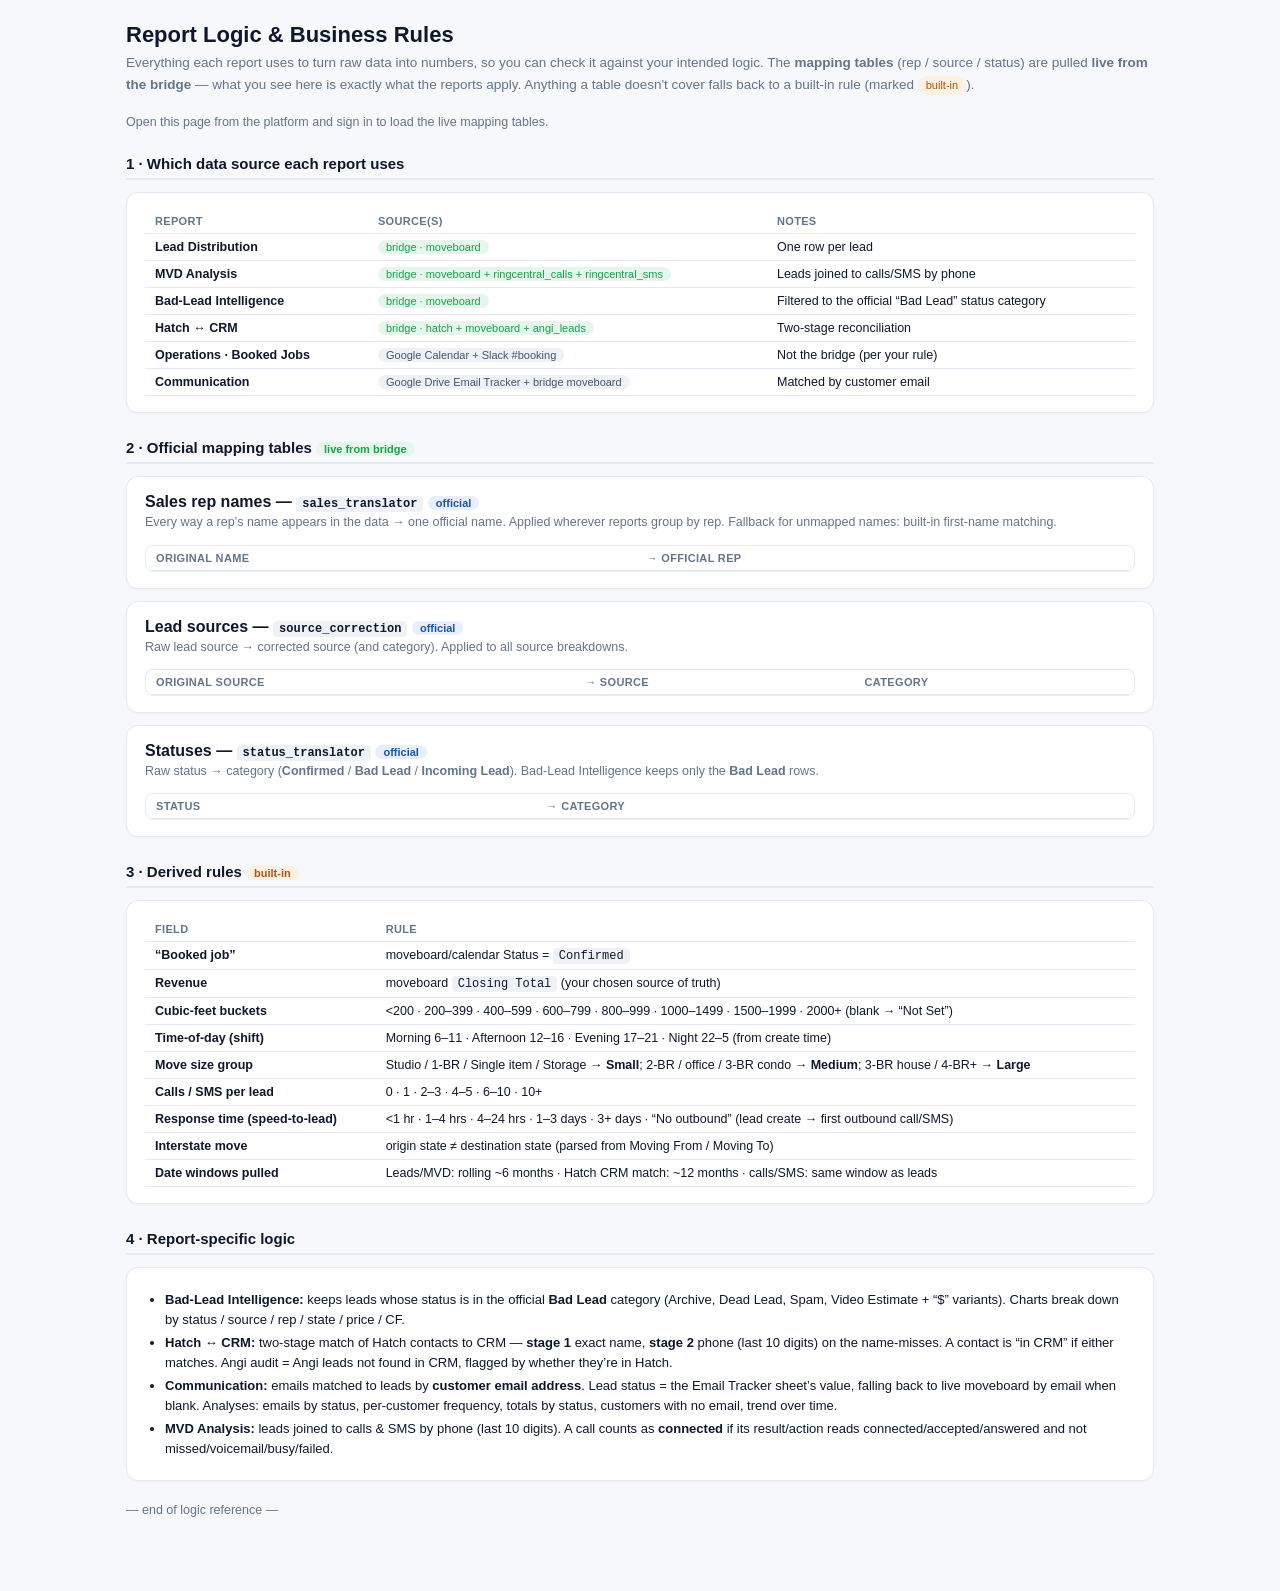
<file: modules/logic.html>
<!doctype html>
<html lang="en"><head>
<meta charset="utf-8"/>
<meta name="viewport" content="width=device-width,initial-scale=1"/>
<title>Report Logic & Business Rules</title>
<style>
  :root{--ink:#0f172a;--mut:#64748b;--line:#e5e9f0;--bg:#f6f8fb;--accent:#1a56a4;--good:#16a34a;--warn:#b45309}
  *{box-sizing:border-box}
  body{margin:0;font-family:-apple-system,BlinkMacSystemFont,'Segoe UI',Roboto,sans-serif;color:var(--ink);background:var(--bg)}
  .wrap{max-width:1080px;margin:0 auto;padding:22px 26px 60px}
  h1{font-size:22px;margin:0 0 4px}
  .lead{color:var(--mut);font-size:13.5px;margin:0 0 20px;line-height:1.6}
  h2{font-size:15px;margin:26px 0 10px;padding-bottom:6px;border-bottom:2px solid var(--line)}
  .card{background:#fff;border:1px solid var(--line);border-radius:12px;padding:16px 18px;margin:12px 0;box-shadow:0 1px 2px rgba(15,23,42,.04)}
  .hint{color:var(--mut);font-size:12.5px;margin:2px 0 12px;line-height:1.55}
  table{border-collapse:collapse;width:100%;font-size:12.5px}
  th,td{text-align:left;padding:6px 10px;border-bottom:1px solid var(--line);vertical-align:top}
  th{color:var(--mut);font-weight:600;font-size:11px;text-transform:uppercase;letter-spacing:.03em}
  code{background:#eef2f7;border-radius:4px;padding:1px 6px;font-size:12px}
  .tag{display:inline-block;font-size:11px;padding:1px 8px;border-radius:20px;background:#eef2f7;color:#475569}
  .tag.live{background:#e7f6ec;color:var(--good)} .tag.official{background:#e8eefb;color:var(--accent)} .tag.builtin{background:#fdf1e3;color:var(--warn)}
  .scroll{max-height:340px;overflow:auto;border:1px solid var(--line);border-radius:8px}
  ul{margin:6px 0;padding-left:20px} li{margin:4px 0;font-size:13px;line-height:1.5}
  .k{font-weight:600}
  .status{font-size:12.5px;color:var(--mut)}
</style></head>
<body><div class="wrap">
<h1>Report Logic &amp; Business Rules</h1>
<p class="lead">Everything each report uses to turn raw data into numbers, so you can check it against your intended logic.
The <b>mapping tables</b> (rep / source / status) are pulled <b>live from the bridge</b> — what you see here is exactly what the reports apply.
Anything a table doesn't cover falls back to a built-in rule (marked <span class="tag builtin">built-in</span>).</p>
<p class="status" id="status">Loading live mapping tables…</p>

<h2>1 · Which data source each report uses</h2>
<div class="card"><table><thead><tr><th>Report</th><th>Source(s)</th><th>Notes</th></tr></thead><tbody>
<tr><td class="k">Lead Distribution</td><td><span class="tag live">bridge · moveboard</span></td><td>One row per lead</td></tr>
<tr><td class="k">MVD Analysis</td><td><span class="tag live">bridge · moveboard + ringcentral_calls + ringcentral_sms</span></td><td>Leads joined to calls/SMS by phone</td></tr>
<tr><td class="k">Bad-Lead Intelligence</td><td><span class="tag live">bridge · moveboard</span></td><td>Filtered to the official “Bad Lead” status category</td></tr>
<tr><td class="k">Hatch ↔ CRM</td><td><span class="tag live">bridge · hatch + moveboard + angi_leads</span></td><td>Two-stage reconciliation</td></tr>
<tr><td class="k">Operations · Booked Jobs</td><td><span class="tag">Google Calendar + Slack #booking</span></td><td>Not the bridge (per your rule)</td></tr>
<tr><td class="k">Communication</td><td><span class="tag">Google Drive Email Tracker + bridge moveboard</span></td><td>Matched by customer email</td></tr>
</tbody></table></div>

<h2>2 · Official mapping tables <span class="tag live">live from bridge</span></h2>

<div class="card"><div class="k">Sales rep names — <code>sales_translator</code> <span class="tag official">official</span></div>
<p class="hint">Every way a rep’s name appears in the data → one official name. Applied wherever reports group by rep.
Fallback for unmapped names: built-in first-name matching.</p>
<div class="scroll"><table id="tbl-sales"><thead><tr><th>Original name</th><th>→ Official rep</th></tr></thead><tbody></tbody></table></div></div>

<div class="card"><div class="k">Lead sources — <code>source_correction</code> <span class="tag official">official</span></div>
<p class="hint">Raw lead source → corrected source (and category). Applied to all source breakdowns.</p>
<div class="scroll"><table id="tbl-source"><thead><tr><th>Original source</th><th>→ Source</th><th>Category</th></tr></thead><tbody></tbody></table></div></div>

<div class="card"><div class="k">Statuses — <code>status_translator</code> <span class="tag official">official</span></div>
<p class="hint">Raw status → category (<b>Confirmed</b> / <b>Bad Lead</b> / <b>Incoming Lead</b>). Bad-Lead Intelligence keeps only the <b>Bad Lead</b> rows.</p>
<div class="scroll"><table id="tbl-status"><thead><tr><th>Status</th><th>→ Category</th></tr></thead><tbody></tbody></table></div></div>

<h2>3 · Derived rules <span class="tag builtin">built-in</span></h2>
<div class="card"><table><thead><tr><th>Field</th><th>Rule</th></tr></thead><tbody>
<tr><td class="k">“Booked job”</td><td>moveboard/calendar Status = <code>Confirmed</code></td></tr>
<tr><td class="k">Revenue</td><td>moveboard <code>Closing Total</code> (your chosen source of truth)</td></tr>
<tr><td class="k">Cubic-feet buckets</td><td>&lt;200 · 200–399 · 400–599 · 600–799 · 800–999 · 1000–1499 · 1500–1999 · 2000+ (blank → “Not Set”)</td></tr>
<tr><td class="k">Time-of-day (shift)</td><td>Morning 6–11 · Afternoon 12–16 · Evening 17–21 · Night 22–5 (from create time)</td></tr>
<tr><td class="k">Move size group</td><td>Studio / 1-BR / Single item / Storage → <b>Small</b>; 2-BR / office / 3-BR condo → <b>Medium</b>; 3-BR house / 4-BR+ → <b>Large</b></td></tr>
<tr><td class="k">Calls / SMS per lead</td><td>0 · 1 · 2–3 · 4–5 · 6–10 · 10+</td></tr>
<tr><td class="k">Response time (speed-to-lead)</td><td>&lt;1 hr · 1–4 hrs · 4–24 hrs · 1–3 days · 3+ days · “No outbound” (lead create → first outbound call/SMS)</td></tr>
<tr><td class="k">Interstate move</td><td>origin state ≠ destination state (parsed from Moving From / Moving To)</td></tr>
<tr><td class="k">Date windows pulled</td><td>Leads/MVD: rolling ~6 months · Hatch CRM match: ~12 months · calls/SMS: same window as leads</td></tr>
</tbody></table></div>

<h2>4 · Report-specific logic</h2>
<div class="card">
<ul>
<li><span class="k">Bad-Lead Intelligence:</span> keeps leads whose status is in the official <b>Bad Lead</b> category (Archive, Dead Lead, Spam, Video Estimate + “$” variants). Charts break down by status / source / rep / state / price / CF.</li>
<li><span class="k">Hatch ↔ CRM:</span> two-stage match of Hatch contacts to CRM — <b>stage 1</b> exact name, <b>stage 2</b> phone (last 10 digits) on the name-misses. A contact is “in CRM” if either matches. Angi audit = Angi leads not found in CRM, flagged by whether they’re in Hatch.</li>
<li><span class="k">Communication:</span> emails matched to leads by <b>customer email address</b>. Lead status = the Email Tracker sheet’s value, falling back to live moveboard by email when blank. Analyses: emails by status, per-customer frequency, totals by status, customers with no email, trend over time.</li>
<li><span class="k">MVD Analysis:</span> leads joined to calls &amp; SMS by phone (last 10 digits). A call counts as <b>connected</b> if its result/action reads connected/accepted/answered and not missed/voicemail/busy/failed.</li>
</ul>
</div>

<p class="hint" id="foot" style="margin-top:20px">— end of logic reference —</p>

<script src="../assets/ztz-transforms.js"></script>
<script>
(function(){
  var bridge=(window.parent&&window.parent.ZTZ_BRIDGE)||window.ZTZ_BRIDGE;
  var st=document.getElementById('status');
  function esc(s){return (s==null?'':String(s)).replace(/[&<>]/g,function(c){return {'&':'&amp;','<':'&lt;','>':'&gt;'}[c];});}
  function fill(id,rows,cols){
    var tb=document.querySelector('#'+id+' tbody');
    tb.innerHTML=rows.map(function(r){return '<tr>'+cols.map(function(c){return '<td>'+esc(c(r))+'</td>';}).join('')+'</tr>';}).join('')
      || '<tr><td colspan="'+cols.length+'" style="color:#94a3b8">no rows</td></tr>';
  }
  function pick(r,names){for(var k in r){var kn=k.toLowerCase().replace(/[\s._/#-]/g,'');for(var i=0;i<names.length;i++)if(kn===names[i])return r[k];}return '';}
  if(!bridge){ st.textContent='Open this page from the platform and sign in to load the live mapping tables.'; return; }
  function run(){
    st.textContent='Loading live mapping tables…';
    Promise.all([
      bridge.rows('sales_translator',{limit:2000}),
      bridge.rows('source_correction',{limit:2000}),
      bridge.rows('status_translator',{limit:2000})
    ]).then(function(res){
      var sales=res[0]||[], source=res[1]||[], status=res[2]||[];
      sales.sort(function(a,b){return String(pick(a,['salesnickname'])).localeCompare(String(pick(b,['salesnickname'])));});
      fill('tbl-sales',sales,[function(r){return pick(r,['originalsalesname']);},function(r){return pick(r,['salesnickname']);}]);
      fill('tbl-source',source,[function(r){return pick(r,['originalsource']);},function(r){return pick(r,['source']);},function(r){return pick(r,['sourcecategory']);}]);
      fill('tbl-status',status,[function(r){return pick(r,['statustype','status']);},function(r){return pick(r,['category','typecategory']);}]);
      st.textContent='Live mapping tables loaded — '+sales.length+' rep, '+source.length+' source, '+status.length+' status rows.';
    }).catch(function(e){ st.textContent='Could not load mapping tables: '+((e&&e.message)||e); });
  }
  bridge.onReady?bridge.onReady(run):run();
})();
</script>
</div></body></html>
</file>
<file: assets/theme.css>
/* ============================================================================
   ZipToZip Reporting Platform — Design System
   ========================================================================== */
:root{
  --navy:#0f1e3d; --navy-2:#16294f; --navy-3:#1f3a63;
  --brand:#1a56a4; --brand-2:#2563eb; --brand-soft:#e8f0fb;
  --green:#16a34a; --green-soft:#e7f6ec;
  --amber:#d97706; --amber-soft:#fdf0dd;
  --red:#dc2626;   --red-soft:#fbe9e9;
  --teal:#0891b2;  --purple:#7c3aed;
  --ink:#0f172a; --ink-2:#475569; --ink-3:#64748b;
  --line:#e6eaf0; --line-2:#eef1f6; --bg:#f4f6fa; --card:#ffffff;
  --shadow:0 1px 2px rgba(15,30,61,.06),0 4px 16px rgba(15,30,61,.06);
  --shadow-lg:0 8px 30px rgba(15,30,61,.12);
  --radius:14px; --radius-sm:10px;
  --sidebar-w:248px;
  --font:"Inter",-apple-system,BlinkMacSystemFont,"Segoe UI",Roboto,Helvetica,Arial,sans-serif;
}
*{box-sizing:border-box}
html,body{margin:0;padding:0}
body{font-family:var(--font);color:var(--ink);background:var(--bg);-webkit-font-smoothing:antialiased}

/* ---------- App frame ---------- */
.app{display:flex;min-height:100vh}
.sidebar{width:var(--sidebar-w);min-width:var(--sidebar-w);background:linear-gradient(180deg,var(--navy),#0b1730);
  color:#cdd7ea;position:fixed;top:0;left:0;bottom:0;display:flex;flex-direction:column;z-index:40}
.main{margin-left:var(--sidebar-w);flex:1;min-width:0;display:flex;flex-direction:column;min-height:100vh}

/* ---------- Brand ---------- */
.brand{padding:20px 20px 16px;border-bottom:1px solid rgba(255,255,255,.08)}
.brand .logo{display:flex;align-items:center;gap:10px}
.brand .mark{width:34px;height:34px;border-radius:9px;background:linear-gradient(135deg,#2f6fd6,#16a34a);
  display:grid;place-items:center;font-weight:800;color:#fff;font-size:15px;letter-spacing:-.5px;box-shadow:0 2px 8px rgba(0,0,0,.25)}
.brand .name{font-weight:700;color:#fff;font-size:14.5px;line-height:1.15}
.brand .product{font-size:11.5px;color:#8fa3c6;letter-spacing:.3px;text-transform:uppercase}

/* ---------- Nav ---------- */
.nav{flex:1;overflow-y:auto;padding:12px 12px 18px}
.nav-group{font-size:10.5px;letter-spacing:.9px;text-transform:uppercase;color:#6f83a8;margin:16px 10px 6px}
.nav-item{display:flex;align-items:center;gap:11px;padding:9px 11px;border-radius:9px;cursor:pointer;
  color:#c2cee3;font-size:13.5px;font-weight:500;transition:background .12s,color .12s;user-select:none}
.nav-item .ic{width:20px;text-align:center;font-size:14px;opacity:.95}
.nav-item .lbl{flex:1;white-space:nowrap;overflow:hidden;text-overflow:ellipsis}
.nav-item:hover{background:rgba(255,255,255,.06);color:#fff}
.nav-item.active{background:linear-gradient(90deg,rgba(37,99,235,.30),rgba(37,99,235,.10));color:#fff;
  box-shadow:inset 2px 0 0 #4f8cf0}
.nav-item .dot{width:7px;height:7px;border-radius:50%;background:#16a34a;box-shadow:0 0 0 3px rgba(22,163,74,.2)}
.sidebar-foot{padding:12px 16px;border-top:1px solid rgba(255,255,255,.08);font-size:11px;color:#7f8db0}
.sidebar-foot .rf{color:#9fb0d0}
.sidebar-foot b{color:#cfe0ff;font-weight:600}

/* ---------- Topbar ---------- */
.topbar{position:sticky;top:0;z-index:30;background:rgba(255,255,255,.86);backdrop-filter:saturate(160%) blur(8px);
  border-bottom:1px solid var(--line);padding:14px 26px;display:flex;align-items:center;gap:16px}
.topbar .tt{font-size:17px;font-weight:700;color:var(--ink);letter-spacing:-.2px}
.topbar .ts{font-size:12.5px;color:var(--ink-3);margin-top:1px}
.topbar .spacer{flex:1}
.badge{display:inline-flex;align-items:center;gap:6px;font-size:11.5px;font-weight:600;padding:4px 10px;border-radius:999px}
.badge.live{background:var(--green-soft);color:#0f7a37}
.badge.snap{background:var(--brand-soft);color:#1a4f9c}
.badge .pulse{width:7px;height:7px;border-radius:50%;background:#16a34a;animation:pulse 1.8s infinite}
@keyframes pulse{0%{box-shadow:0 0 0 0 rgba(22,163,74,.5)}70%{box-shadow:0 0 0 6px rgba(22,163,74,0)}100%{box-shadow:0 0 0 0 rgba(22,163,74,0)}}

/* ---------- Filter bar ---------- */
.filterbar{display:flex;align-items:center;gap:10px;flex-wrap:wrap;padding:12px 26px;background:#fff;border-bottom:1px solid var(--line)}
.filterbar .fl{font-size:11px;color:var(--ink-3);text-transform:uppercase;letter-spacing:.5px;margin-right:2px}
.ctrl{appearance:none;border:1px solid var(--line);background:#fff;border-radius:9px;padding:7px 11px;font:inherit;
  font-size:13px;color:var(--ink);cursor:pointer;transition:border .12s,box-shadow .12s}
.ctrl:hover{border-color:#c7d2e6}
.ctrl:focus{outline:none;border-color:var(--brand-2);box-shadow:0 0 0 3px rgba(37,99,235,.15)}
.chip{font-size:12px;padding:5px 10px;border-radius:999px;background:var(--brand-soft);color:#1a4f9c;border:none;cursor:pointer;font-weight:600}
.chip.ghost{background:#f1f4f9;color:var(--ink-2)}

/* ---------- Content ---------- */
.content{flex:1;min-height:0;position:relative}
.view{display:none;padding:24px 26px 60px}
.view.active{display:block}
.viewframe{display:none;position:absolute;inset:0}
.viewframe.active{display:block}
.viewframe iframe{width:100%;height:100%;border:0;display:block;background:#fff}

/* ---------- Section heads ---------- */
.sec-h{display:flex;align-items:baseline;gap:10px;margin:26px 2px 12px}
.sec-h h2{font-size:15px;font-weight:700;margin:0;color:var(--ink);letter-spacing:-.1px}
.sec-h .sub{font-size:12.5px;color:var(--ink-3)}
.sec-h .ln{flex:1;height:1px;background:var(--line);align-self:center}

/* ---------- KPI cards ---------- */
.kpis{display:grid;grid-template-columns:repeat(auto-fit,minmax(186px,1fr));gap:14px}
.kpi{background:var(--card);border:1px solid var(--line);border-radius:var(--radius);padding:16px 16px 14px;box-shadow:var(--shadow);position:relative;overflow:hidden}
.kpi::before{content:"";position:absolute;left:0;top:0;bottom:0;width:4px;background:var(--brand)}
.kpi.k-green::before{background:var(--green)} .kpi.k-amber::before{background:var(--amber)}
.kpi.k-red::before{background:var(--red)} .kpi.k-teal::before{background:var(--teal)} .kpi.k-purple::before{background:var(--purple)}
.kpi .kl{font-size:11.5px;color:var(--ink-3);font-weight:600;letter-spacing:.2px;text-transform:uppercase}
.kpi .kv{font-size:27px;font-weight:760;letter-spacing:-.6px;margin-top:7px;color:var(--ink);line-height:1}
.kpi .ks{font-size:12px;color:var(--ink-2);margin-top:6px}
.kpi .ks .up{color:var(--green);font-weight:600} .kpi .ks .down{color:var(--red);font-weight:600}

/* ---------- Generic cards / grid ---------- */
.grid{display:grid;gap:16px}
.g-2{grid-template-columns:repeat(2,1fr)} .g-3{grid-template-columns:repeat(3,1fr)} .g-12{grid-template-columns:2fr 1fr}
@media(max-width:1080px){.g-2,.g-3,.g-12{grid-template-columns:1fr}}
.card{background:var(--card);border:1px solid var(--line);border-radius:var(--radius);box-shadow:var(--shadow);padding:18px}
.card h3{margin:0 0 2px;font-size:14px;font-weight:700;color:var(--ink)}
.card .hint{font-size:12px;color:var(--ink-3);margin:0 0 12px}
.card-h{display:flex;align-items:center;justify-content:space-between;gap:10px;margin-bottom:12px}
.card-h h3{margin:0}

/* ---------- Bars ---------- */
.bars{display:flex;flex-direction:column;gap:9px}
.bar{display:grid;grid-template-columns:120px 1fr auto;align-items:center;gap:10px;font-size:12.5px}
.bar .bn{color:var(--ink-2);white-space:nowrap;overflow:hidden;text-overflow:ellipsis}
.bar .bt{height:9px;border-radius:6px;background:var(--line-2);overflow:hidden}
.bar .bf{height:100%;border-radius:6px;background:linear-gradient(90deg,#2f6fd6,#4f8cf0)}
.bar .bv{color:var(--ink);font-weight:660;font-variant-numeric:tabular-nums;text-align:right;min-width:46px}
.bar.alt .bf{background:linear-gradient(90deg,#15a34a,#34c56a)}
.bar.warn .bf{background:linear-gradient(90deg,#d97706,#f0a93a)}

/* ---------- Table ---------- */
.tbl-wrap{overflow:auto;border:1px solid var(--line);border-radius:var(--radius-sm)}
table.tbl{width:100%;border-collapse:collapse;font-size:12.5px}
table.tbl th{position:sticky;top:0;background:#f7f9fc;text-align:left;padding:10px 12px;color:var(--ink-3);
  font-weight:650;font-size:11px;letter-spacing:.4px;text-transform:uppercase;border-bottom:1px solid var(--line);white-space:nowrap}
table.tbl td{padding:9px 12px;border-bottom:1px solid var(--line-2);color:var(--ink);white-space:nowrap}
table.tbl tr:hover td{background:#fafcff}
.num{text-align:right;font-variant-numeric:tabular-nums}
.pill{display:inline-block;font-size:11px;font-weight:600;padding:2px 8px;border-radius:999px;background:#eef2f8;color:#3b537d}
.pill.g{background:var(--green-soft);color:#0f7a37}.pill.a{background:var(--amber-soft);color:#9a5700}.pill.r{background:var(--red-soft);color:#b3261e}

/* ---------- Donut legend ---------- */
.legend{display:flex;flex-direction:column;gap:7px;font-size:12.5px}
.legend .li{display:flex;align-items:center;gap:8px}
.legend .sw{width:11px;height:11px;border-radius:3px;flex:none}
.legend .ln{flex:1;color:var(--ink-2);white-space:nowrap;overflow:hidden;text-overflow:ellipsis}
.legend .lv{font-weight:660;color:var(--ink);font-variant-numeric:tabular-nums}

/* ---------- Misc ---------- */
.muted{color:var(--ink-3)} .small{font-size:12px}
.linkrow{display:flex;flex-wrap:wrap;gap:8px;margin-top:6px}
.linkbtn{font-size:12.5px;font-weight:600;color:var(--brand);background:var(--brand-soft);border:none;border-radius:8px;padding:7px 12px;cursor:pointer;text-decoration:none;display:inline-flex;align-items:center;gap:6px}
.linkbtn:hover{background:#dbe8fb}
.note{background:#fbfdff;border:1px dashed var(--line);border-radius:var(--radius-sm);padding:12px 14px;font-size:12.5px;color:var(--ink-2)}
.src-tag{font-size:11px;color:var(--ink-3)}
.kbar{display:flex;gap:6px;align-items:center;font-size:11.5px;color:var(--ink-3)}
</file>
